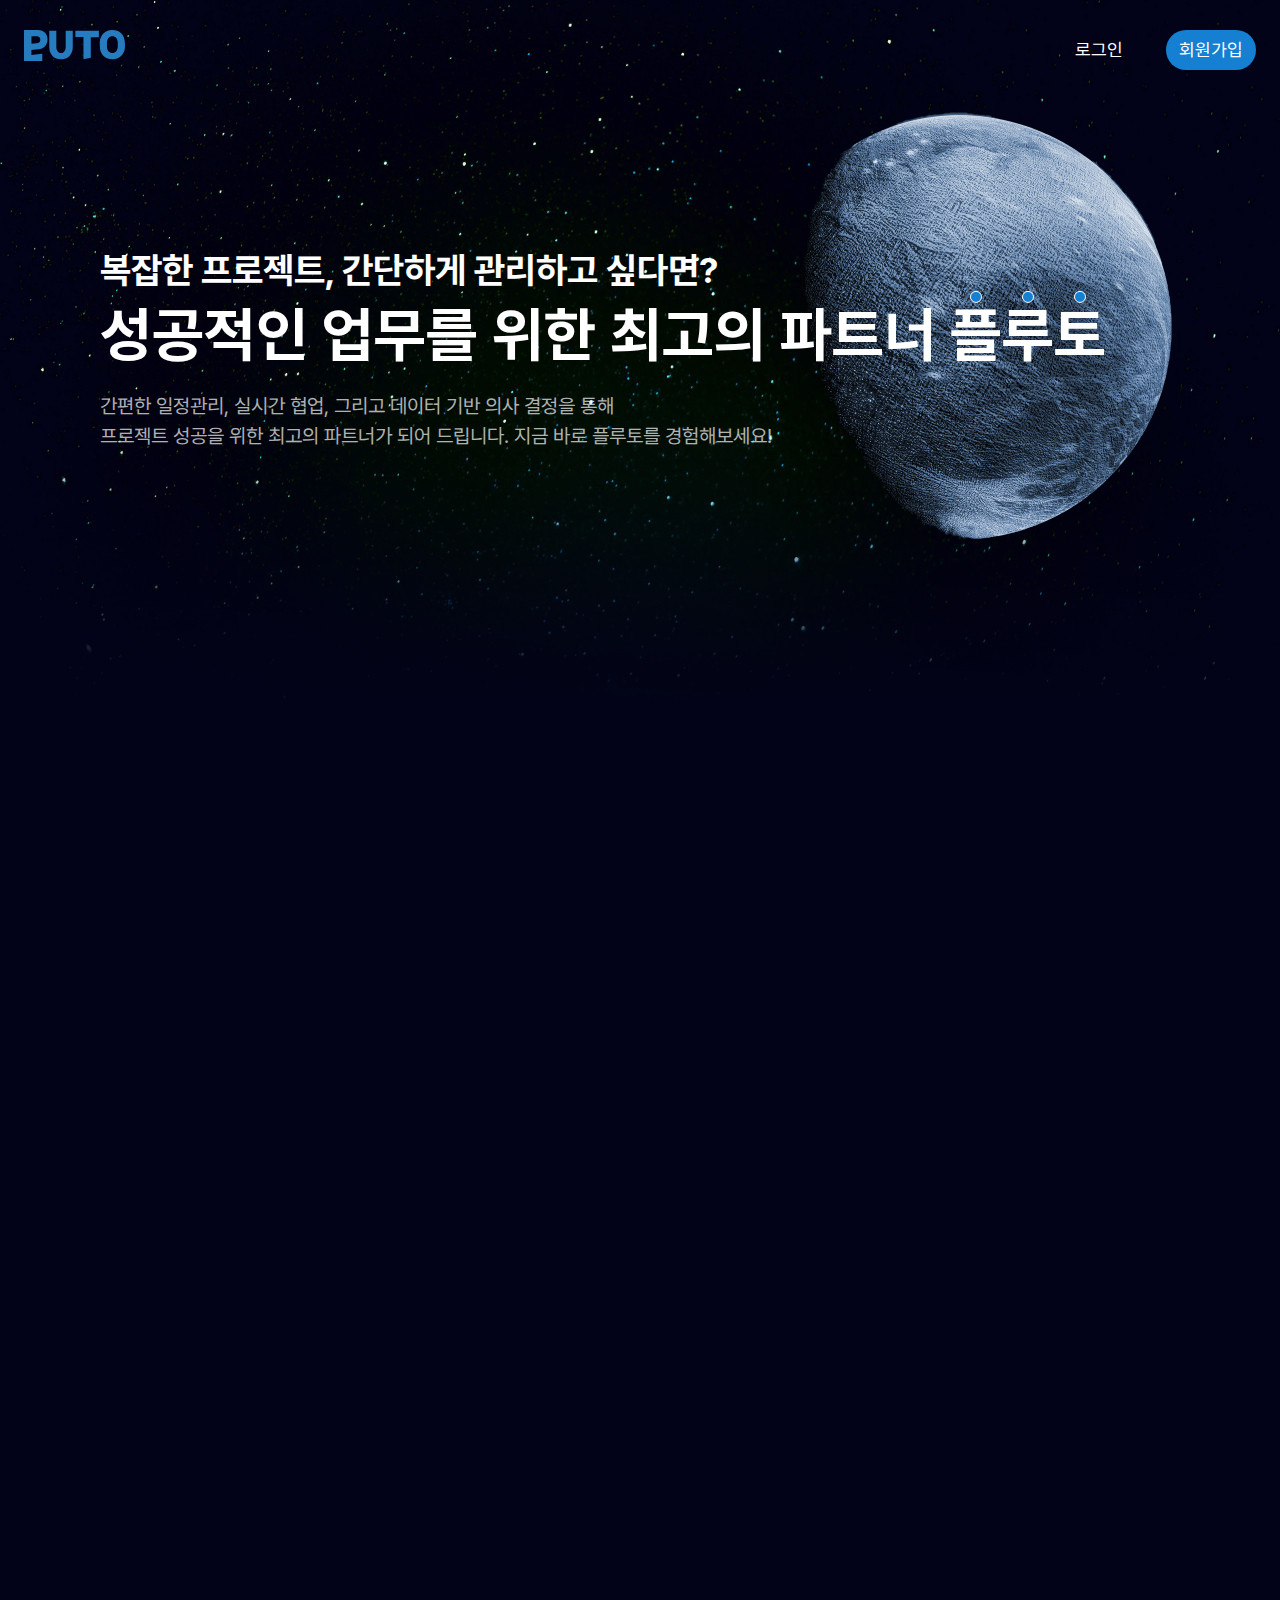
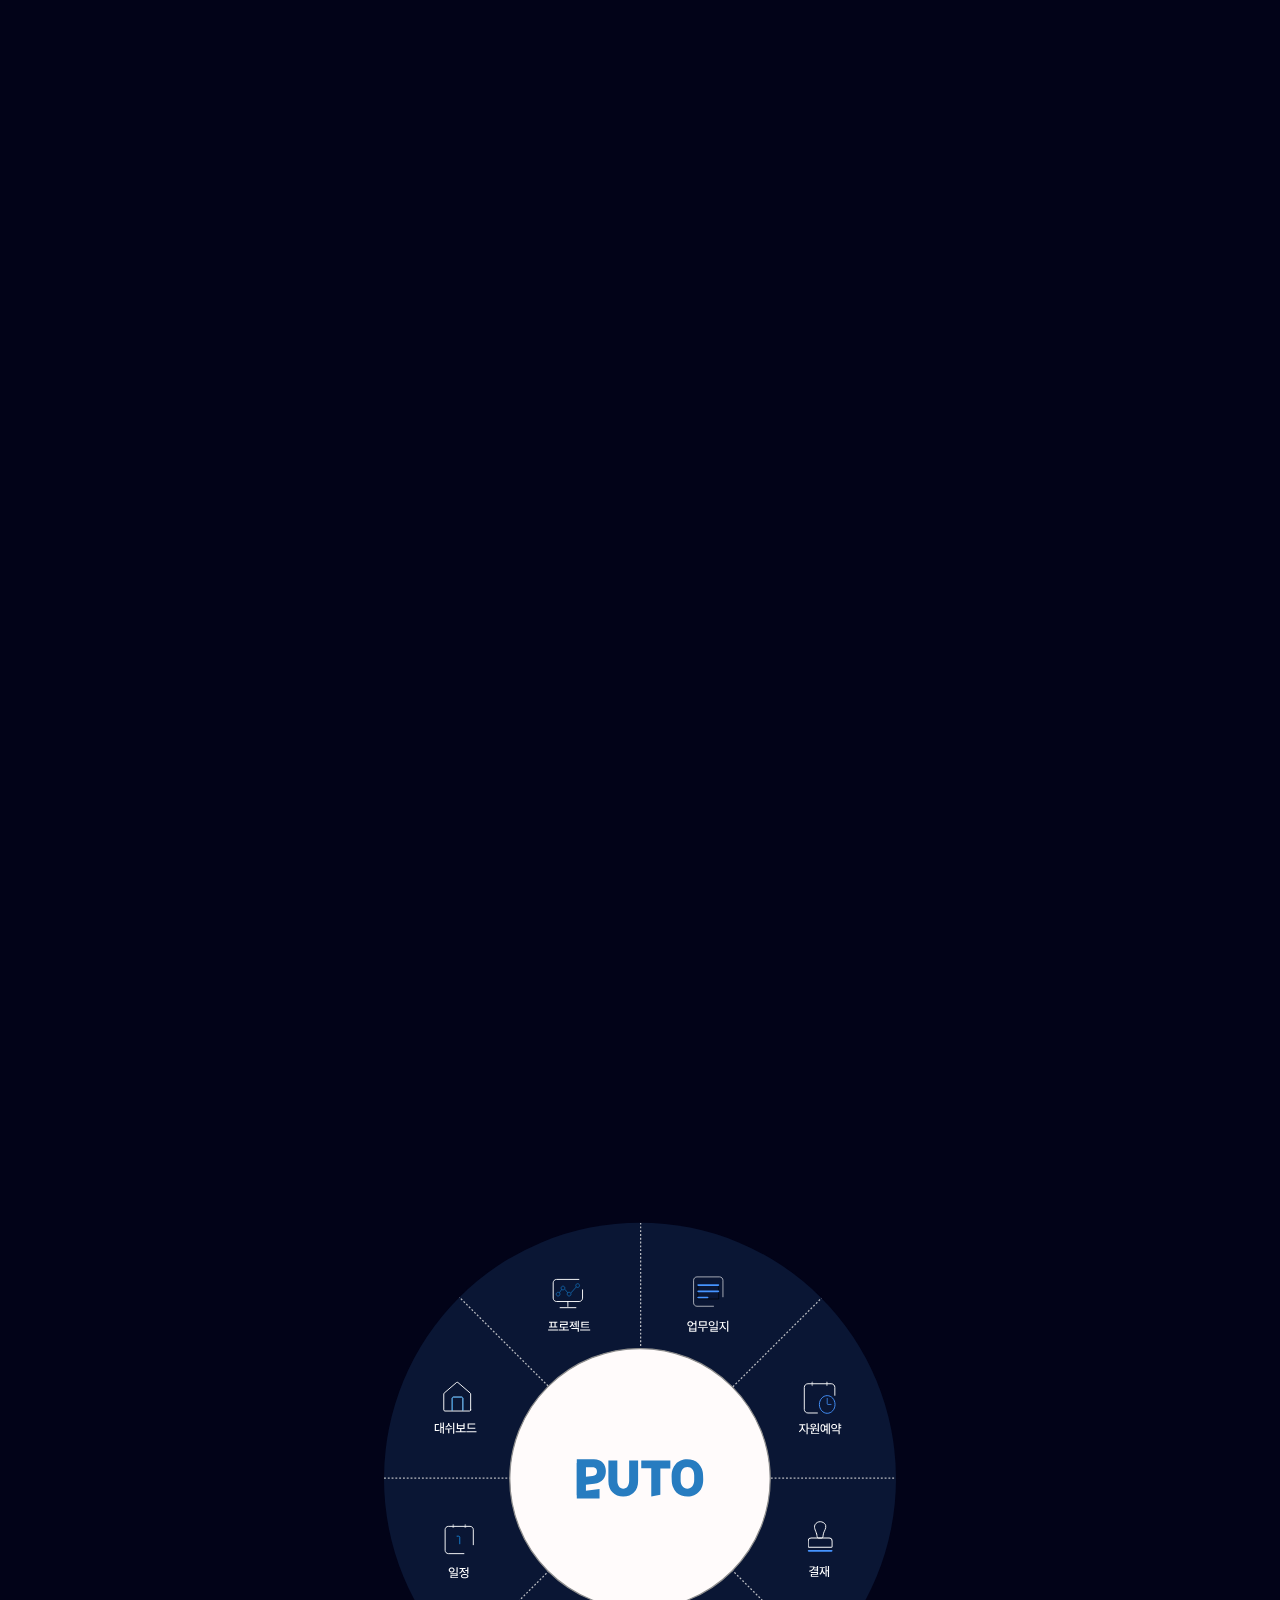
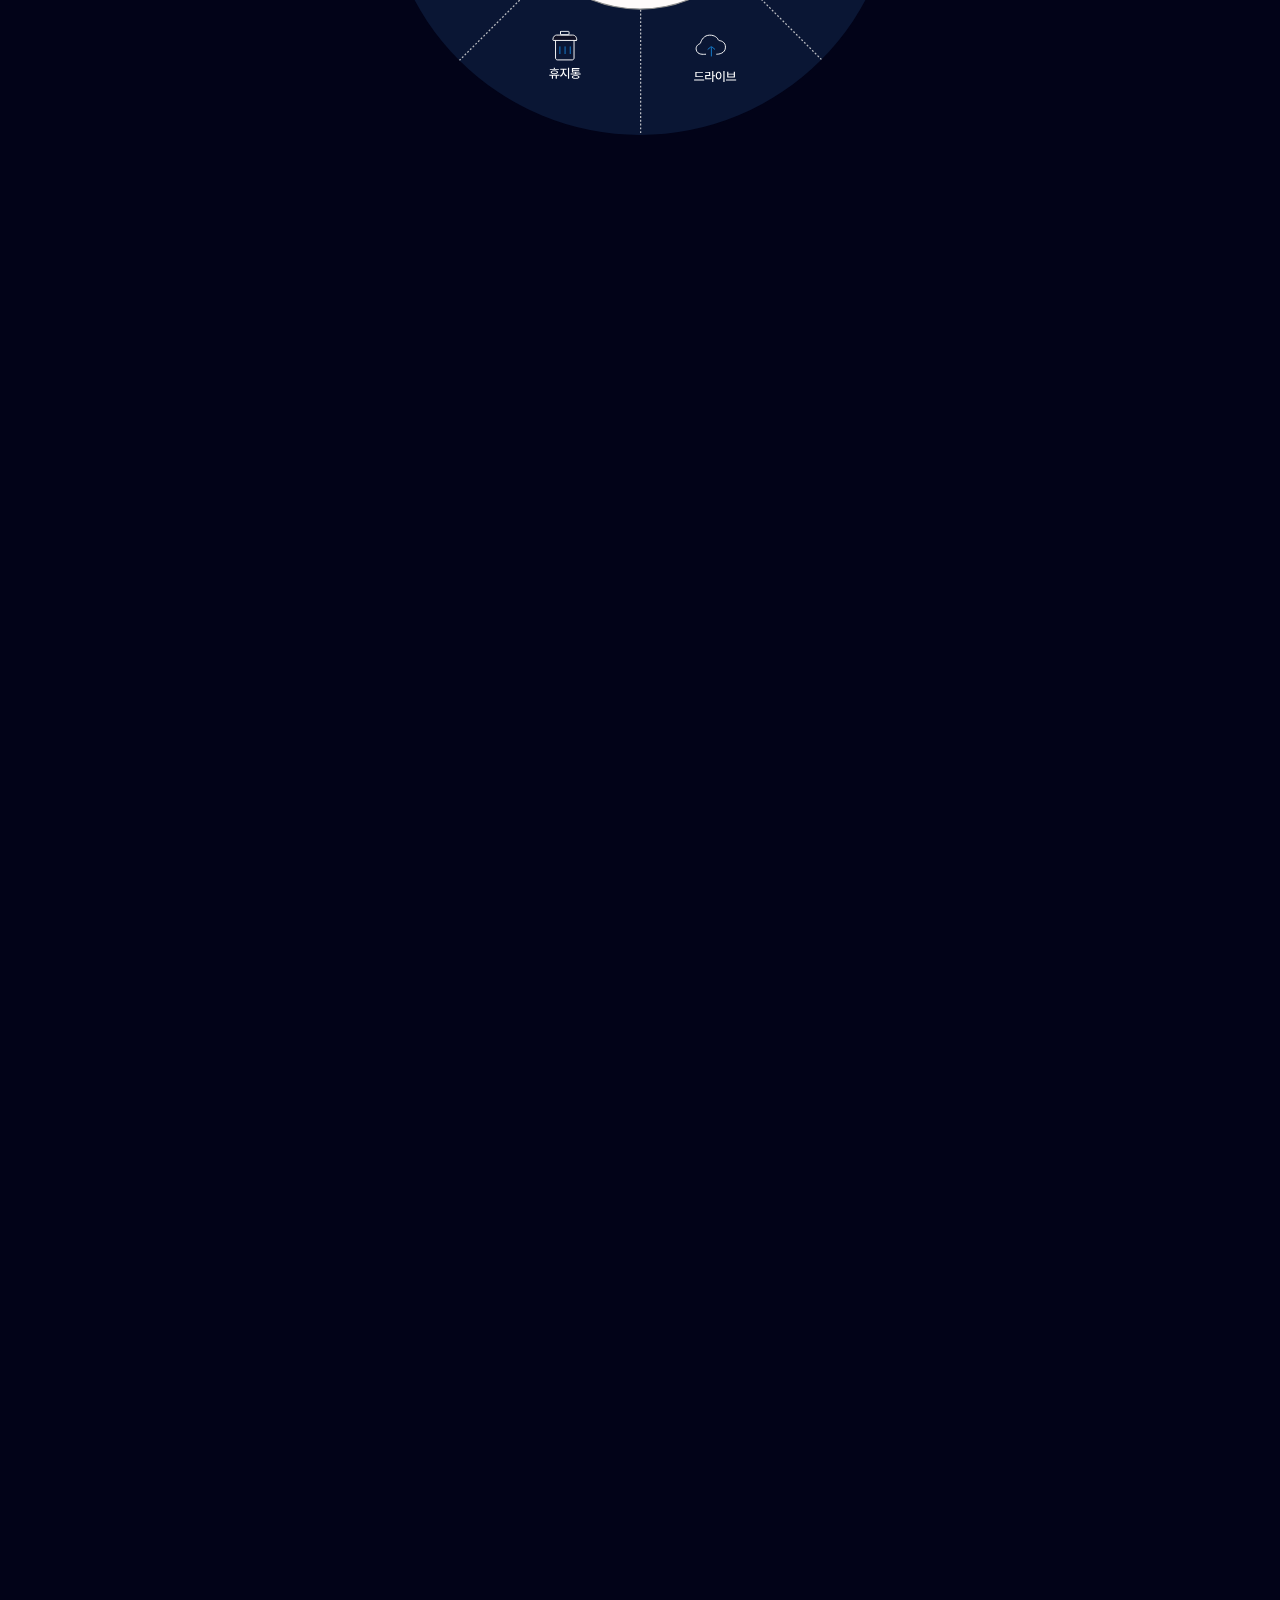
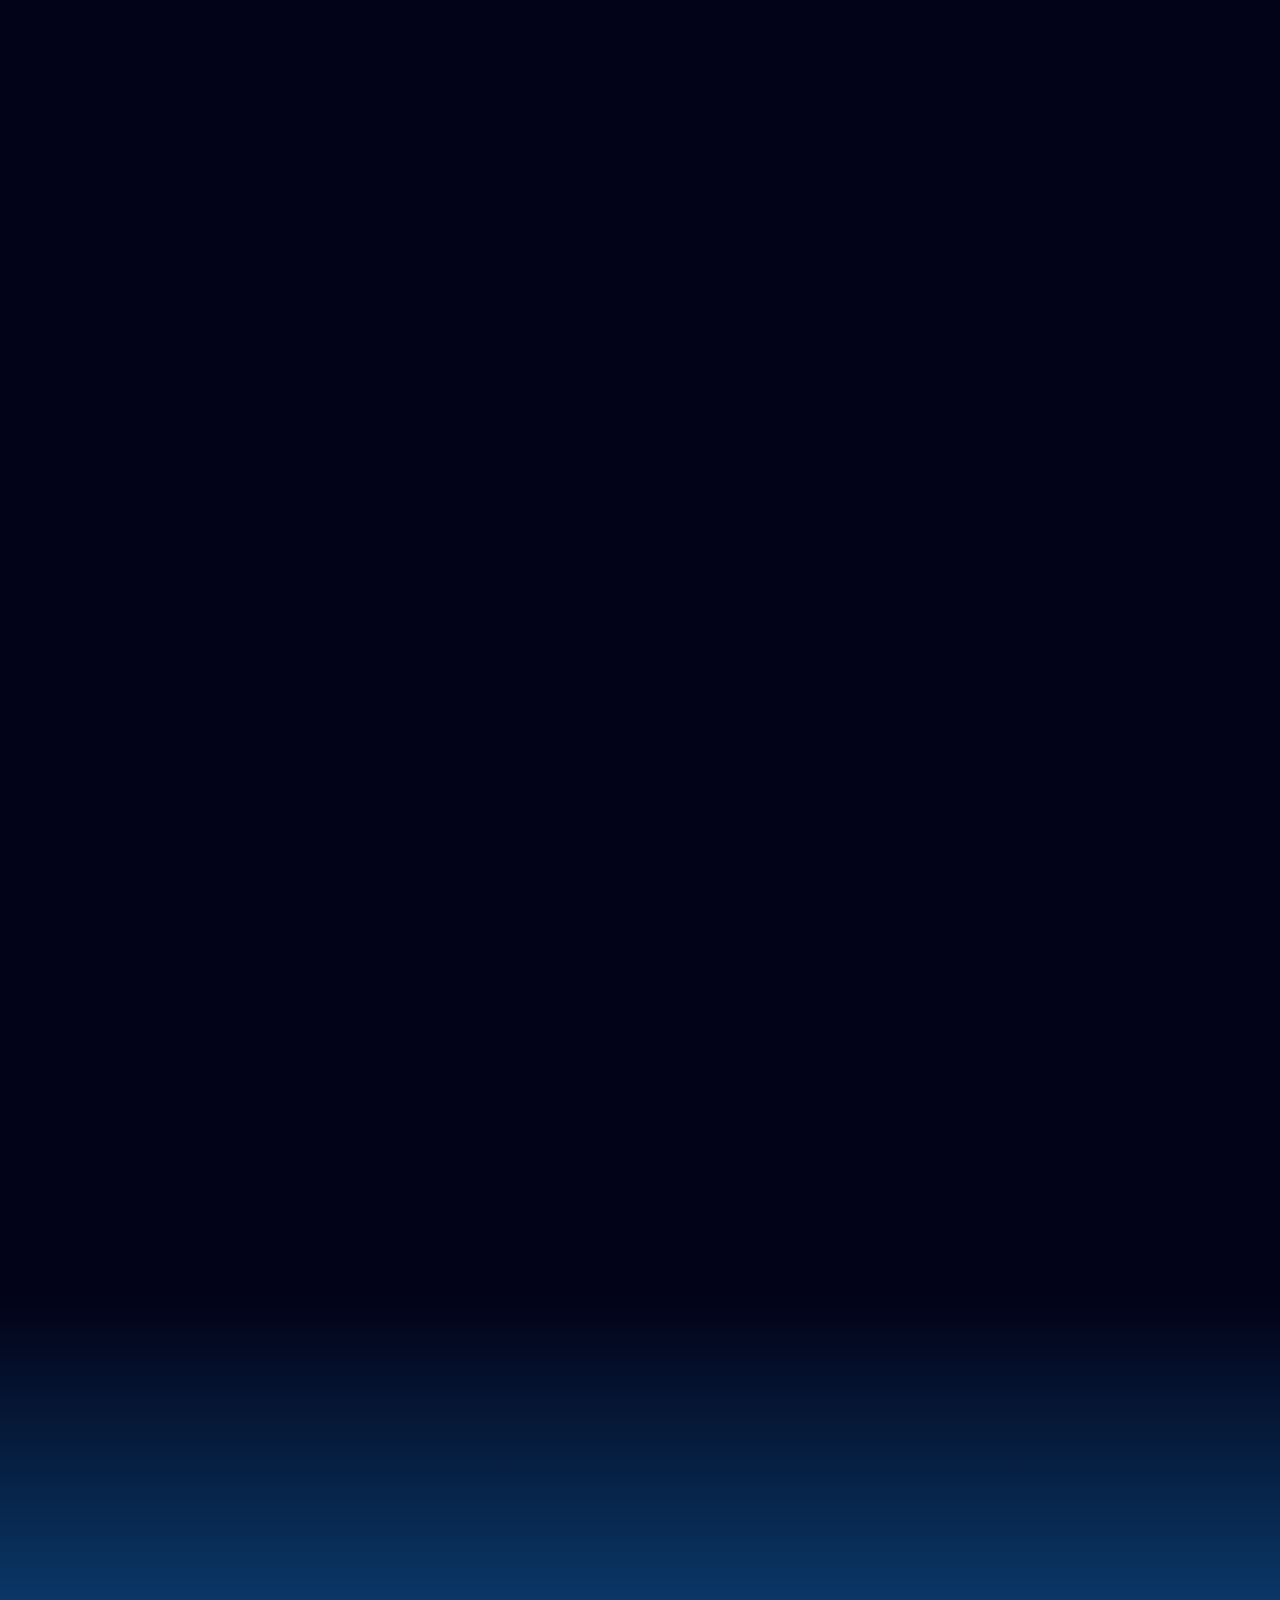
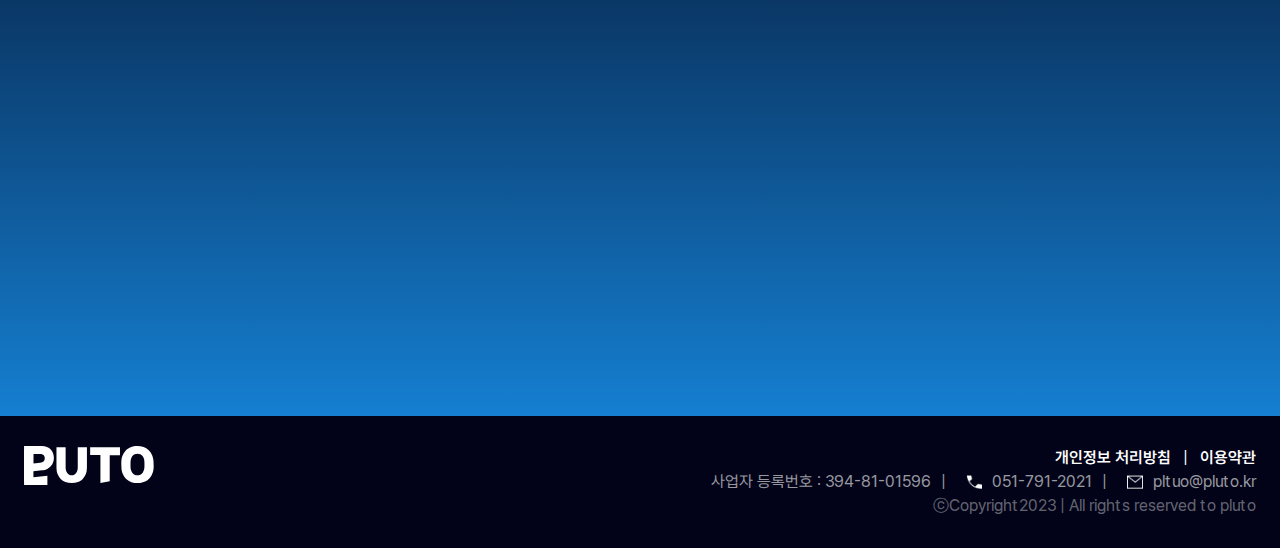
<file: index.html>
<!DOCTYPE html>
<html lang="ko">

<head>
  <meta charset="UTF-8">
  <meta name="viewport" content="width=device-width, initial-scale=1.0">
  <title>플루토</title>
  <!-- font -->
  <link rel="stylesheet" href="css/font.css">
  <!-- css -->
  <link rel="stylesheet" href="css/reset.css">
  <link rel="stylesheet" href="https://unpkg.com/aos@next/dist/aos.css" />
  <link rel="stylesheet" href="css/main.css">

</head>

<body>
  <div id="wrap">
    <header id="header">
      <h1><a href="index.html"><img src="img/logo.svg" alt="플루토"></a></h1>
      <ul class="util">
        <li><a href="sub/login.html">로그인</a></li>
        <li><a href="sub/terms_of_service.html">회원가입</a></li>
      </ul>
    </header>
    <main id="main">
      <div class="visual_banner">
        <div class="vb_img">
          <img src="img/pluto.png" alt="명왕성">
        </div>
        <div class="vb_txt">
          <p><span>복잡한 프로젝트, 간단하게 관리하고 싶다면?</span><br>
            성공적인 업무를 위한 최고의 파트너 <b>플</b><b>루</b><b>토</b></p>
          <p>간편한 일정관리, 실시간 협업, 그리고 데이터 기반 의사 결정을 통해<br>
            프로젝트 성공을 위한 최고의 파트너가 되어 드립니다. 지금 바로 플루토를 경험해보세요!</p>
        </div>
      </div>
      <div class="dashboard">
        <div class="inner">
          <h2 data-aos="fade-up" data-aos-duration="1000">대쉬보드에서 한눈에 보기 편하게</h2>
          <div class="center"><img src="img/dashboard.png" alt="메인 대쉬보드 화면" data-aos="fade-up" data-aos-duration="500">
            <ul class="widget">
              <li data-aos="fade-up" data-aos-duration="800"><img src="img/kanban_widget3.png" alt="시간" id="trigger-up">
                <p>시간을 바로 파악하고</p>
              </li>
              <li data-aos="fade-up" data-aos-duration="800"><img src="img/kanban_widget4.png" alt="시간">
                <p>최신 파일을 바로 보고</p>
              </li>
              <li data-aos="fade-up" data-aos-duration="800" data-aos-anchor="#trigger-up"><img src="img/kanban_widget.png"
                  alt="시간">
                <p>손쉽게 제거하고, 추가하고</p>
              </li>
              <li data-aos="fade-up" data-aos-duration="800" data-aos-anchor="#trigger-up"><img src="img/kanban_widget2.png"
                  alt="시간">
                <p>카테고리를 원하는대로</p>
              </li>
            </ul>
          </div>
        </div>
      </div>
      <div class="function_summary">
        <div class="inner">
          <h2 data-aos="fade-up" data-aos-duration="1000">플루토는 그룹웨어에 필수기능들을 담아<br>
            누구나 사용하기 쉬운기능을<br>
            제공하고 있습니다.</h2>
          <div class="cricle_tool">
            <img src="img/gradation.png" alt="그라데이션 배경">
            <img src="img/tool_circle.svg" alt="총 기능 아이콘으로 모아보기">
          </div>
          <div class="f_title">
            <ul>
              <li>
                <p data-aos="fade-right" data-aos-duration="800" data-aos-offset="-100">타사 프로젝트<br>
                  모아보기</p>
                <p data-aos="fade-left" data-aos-duration="800" data-aos-offset="-100">회의실 예약을<br>
                  쉽게</p>
              </li>
              <li>
                <p data-aos="fade-right" data-aos-duration="600" data-aos-offset="-100">비품 신청을<br>
                  간편하게</p>
                <p data-aos="fade-left" data-aos-duration="600" data-aos-offset="-100">휴가 신청을<br>
                  한눈에</p>
              </li>
              <li>
                <p data-aos="fade-right" data-aos-duration="600" data-aos-offset="-100">프로젝트<br>
                  생성</p>
                <p data-aos="fade-left" data-aos-duration="600" data-aos-offset="-100">업무 일지를<br>
                  편하게</p>
              </li>
              <li class="center">
                <p data-aos="fade-up" data-aos-offset="-100">업무 채팅으로<br>
                  사생활 분리</p>
              </li>
            </ul>
          </div>
        </div>
      </div>
      <div class="tool_detail">
        <div class="inner">
          <h2 data-aos="fade-up" data-aos-duration="1000">업무 방식을 바꿀 혁신적인 툴</h2>
          <ul class="tool">
            <li data-aos="fade-right" data-aos-duration="800">
              <div class="wrapper">
                <h3><span>①</span> 간편한 프로젝트 생성 및 맞춤 설정</h3>
                <div class="detail">
                  <div class="icon">
                    <img src="img/project.svg" alt="프로젝트">
                  </div>
                  <div class="txt">
                    <p>프로젝트 업무와 할일의 자동 연동<br>
                      팀원의 업무일지를 보며 서로의 업무 조율</p>
                  </div>
                  <img src="img/arrow.png" alt="arrow">
                </div>
                <img src="img/project-function.svg" alt="프로젝트 기능 화면">
              </div>
            </li>
            <li data-aos="fade-left" data-aos-duration="800">
              <div class="wrapper">
                <h3><span>②</span> 효율적인 의사소통으로 업무 효율 UP</h3>
                <div class="detail">
                  <div class="icon">
                    <img src="img/chat.svg" alt="채팅">
                  </div>
                  <div class="txt">
                    <p>언제 어디서나 편리하게 채팅 가능<br>
                      파일, 이미지, 동영상 공유 기능</p>
                  </div>
                  <img src="img/arrow.png" alt="arrow">
                </div>
                <img src="img/chat_function.svg" alt="채팅기능사진">
              </div>
            </li>
            <li data-aos="fade-right" data-aos-duration="800">
              <div class="wrapper">
                <h3><span>③</span> 목표 달성을 위한 첫걸음</h3>
                <div class="detail">
                  <div class="icon worksheet">
                    <img src="img/worksheet.svg" alt="업무일지">
                  </div>
                  <div class="txt">
                    <p>프로젝트 업무와 할일의 자동 연동 <br>
                      팀원의 업무일지를 보며 서로의 업무 조율</p>
                  </div>
                  <img src="img/arrow.png" alt="arrow">
                </div>
                <img src="img/jounal.svg" alt="업무일지">
              </div>
            </li>
            <li data-aos="fade-left" data-aos-duration="800">
              <div class="wrapper">
                <h3><span>④</span> 회의실 중복 예약, 이제 그만!</h3>
                <div class="detail">
                  <div class="icon">
                    <img src="img/product.svg" alt="회의실예약">
                  </div>
                  <div class="txt">
                    <p>캘린더 연동을 통한 간편한 날짜 및 시간 선택<br>
                      중복 예약 방지</p>
                  </div>
                  <img src="img/arrow.png" alt="arrow">
                </div>
                <img src="img/room_reservation.svg" alt="회의실 예약">
              </div>
            </li>
            <li data-aos="fade-right" data-aos-duration="800">
              <div class="wrapper">
                <h3><span>⑤</span> 사무실 비품 관리, 이제 한눈에</h3>
                <div class="detail">
                  <div class="icon">
                    <img src="img/stamp.svg" alt="비품신청">
                  </div>
                  <div class="txt">
                    <p>승인 이력 확인<br>
                      비품 신청시 중복 결재 방지</p>
                  </div>
                  <img src="img/arrow.png" alt="arrow">
                </div>
                <img src="img/product_list.svg" alt="비품신청">
              </div>
            </li>
            <li data-aos="fade-left" data-aos-duration="800">
              <div class="wrapper">
                <h3><span>⑥</span> 편리한 연차 관리, 이제 한 번에!</h3>
                <div class="detail">
                  <div class="icon">
                    <img src="img/stamp.svg" alt="연차신청">
                  </div>
                  <div class="txt">
                    <p>팀원들의 휴가 일정 한눈에 확인<br>
                      개인별 연차 잔여 일수 실시간 확인</p>
                  </div>
                  <img src="img/arrow.png" alt="arrow">
                </div>
                <img src="img/holiday.svg" alt="연차신청">
              </div>
            </li>
          </ul>
        </div>
      </div>
      <div class="partner">
        <div class="inner">
          <h2 data-aos="fade-up" data-aos-duration="1000">CUSTOMERS & PARTNERS</h2>
          <ul data-aos="fade-up" data-aos-duration="1000">
            <li><img src="img/cp1.png" alt="인제대학교해운대백병원"></li>
            <li><img src="img/cp2.png" alt="동아대학교병원"></li>
            <li><img src="img/cp3.png" alt="고신대학교복음병원"></li>
            <li><img src="img/cp4.png" alt="원주세브란스기독병원"></li>
            <li><img src="img/cp5.png" alt="동아대학교"></li>
            <li><img src="img/cp6.png" alt="한국해양대학교"></li>
            <li><img src="img/cp7.png" alt="인제대학교"></li>
            <li><img src="img/cp8.png" alt="부산광역시"></li>
            <li><img src="img/cp9.png" alt="KN"></li>
            <li><img src="img/cp10.png" alt="LG전자"></li>
            <li><img src="img/cp11.png" alt="kakaomobility"></li>
            <li><img src="img/cp12.png" alt="aws"></li>
            <li><img src="img/cp13.png" alt="envidia"></li>
            <li><img src="img/cp14.png" alt="microsoft"></li>
            <li><img src="img/cp15.png" alt="indian institue of technology roorkee"></li>
            <li><img src="img/cp16.png" alt="vmware"></li>
            <li><img src="img/cp17.png" alt="kalinga institute of industrial technology"></li>
            <li><img src="img/cp18.png" alt="국립 상트페테르부르크 대학교"></li>
            <li><img src="img/cp19.png" alt="intel"></li>
            <li><img src="img/cp20.png" alt="chai"></li>
          </ul>
          <button type="button" class="more_btn">More</button>
          <button type="button" class="close_btn">Close</button>
        </div>
    </main>
    <footer id="footer">
      <div class="logo"><img src="img/f_logo.svg" alt="플루토"></div>
      <div class="f-info">
        <div class="f-link">
          <p><a href="#">개인정보 처리방침</a></p>
          <p><a href="#">이용약관</a></p>
        </div>
        <div class="f-detail">
          <p>사업자 등록번호 : 394-81-01596 </p>
          <p> <img src="img/call.png" alt="전화">051-791-2021</p>
          <p><img src="img/mail.png" alt="이메일">pltuo@pluto.kr</p>
        </div>
        <div class="copy">ⓒCopyright2023 | All rights reserved to pluto</div>
      </div>
    </footer>
  </div>

  <script src="js/jquery-3.7.1.min.js"></script>
  <script src="https://unpkg.com/aos@next/dist/aos.js"></script>
  <script src="js/main.js"></script>
  <script>
    AOS.init();
    function AOS_MOBILE() {
      if (matchMedia("screen and (max-width: 1400px)").matches) {
        $('.widget li:nth-child(1)').attr('data-aos-delay', '300');
        $('.widget li:nth-child(2)').attr('data-aos-delay', '300');
        $('.widget li:nth-child(3)').attr('data-aos-delay', '300');
        $('.widget li:nth-child(4)').attr('data-aos-delay', '300');

        $('.widget li:nth-child(2)').attr('data-aos-duration', '300');
        $('.widget li:nth-child(1)').attr('data-aos-duration', '300');

        $('.widget li:nth-child(3)').attr('data-aos-offset', '0');
        $('.widget li:nth-child(4)').attr('data-aos-offset', '0');
      }
    }

    AOS_MOBILE();
  </script>
</body>

</html>
</file>
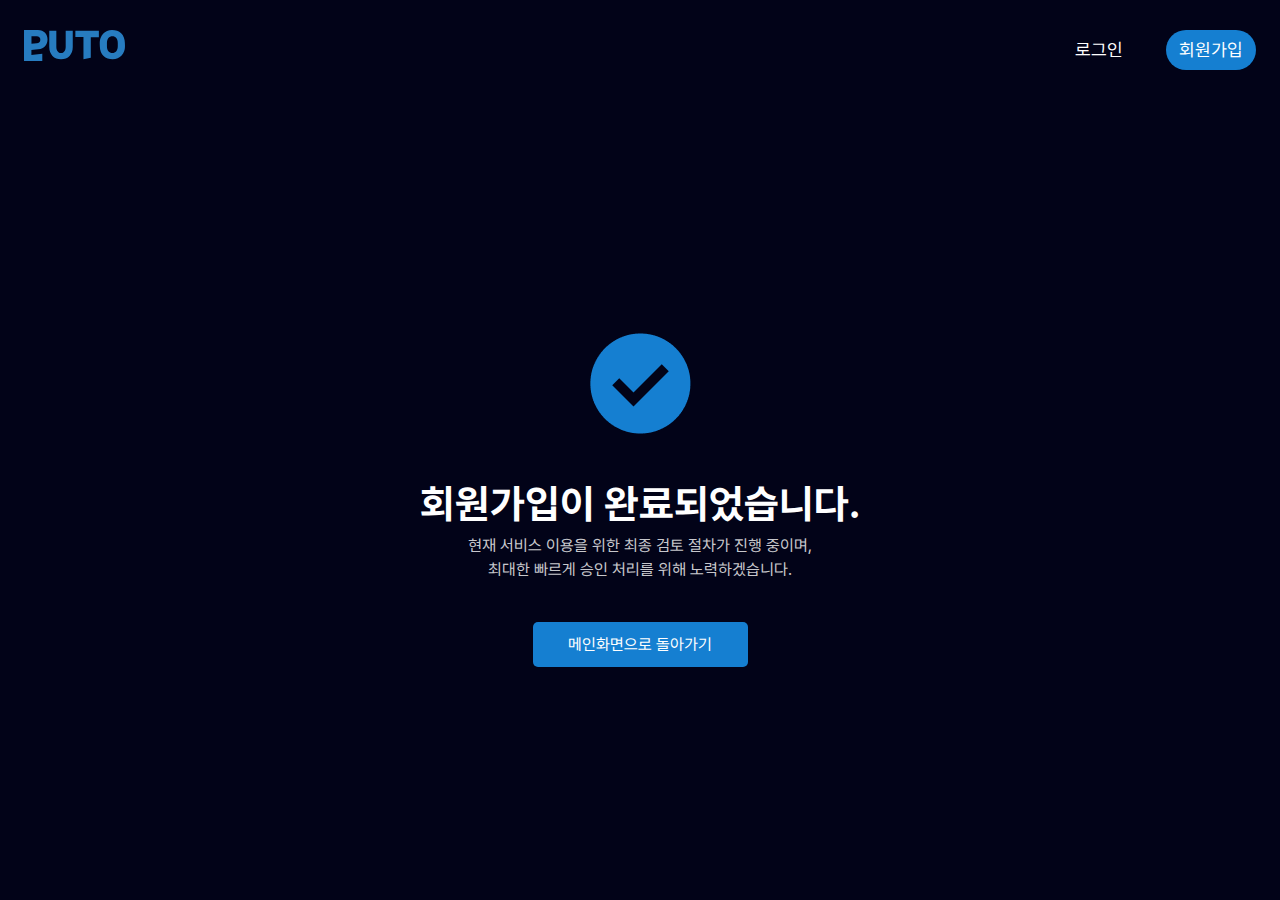
<file: sub/done.html>
<!DOCTYPE html>
<html lang="ko">

<head>
  <meta charset="UTF-8">
  <meta name="viewport" content="width=device-width, initial-scale=1.0">
  <title>플루토</title>
  <!-- font -->
  <link rel="stylesheet" href="../css/font.css">
  <!-- css -->
  <link rel="stylesheet" href="../css/reset.css">
  <link rel="stylesheet" href="https://unpkg.com/aos@next/dist/aos.css" />
  <link rel="stylesheet" href="../css/sub.css">

</head>

<body>
  <div id="wrap">
    <header id="header">
      <h1><a href="../index.html"><img src="../img/logo.svg" alt="플루토">
        </a></h1>
      <ul class="util">
        <li><a href="login.html">로그인</a></li>
        <li><a href="terms_of_service.html">회원가입</a></li>
      </ul>
    </header>
    <main id="main">
      <div class="done">
        <img src="../img/check_circle.png" alt="체크원">
        <h2>회원가입이 완료되었습니다.</h2>
        <p>현재 서비스 이용을 위한 최종 검토 절차가 진행 중이며,<br>
          최대한 빠르게 승인 처리를 위해 노력하겠습니다.</p>
        <a href="../index.html">메인화면으로 돌아가기</a>
      </div>
    </main>
    <script src="../js/jquery-3.7.1.min.js"></script>
    <script src="../js/sub.js"></script>

</body>

</html>
</file>
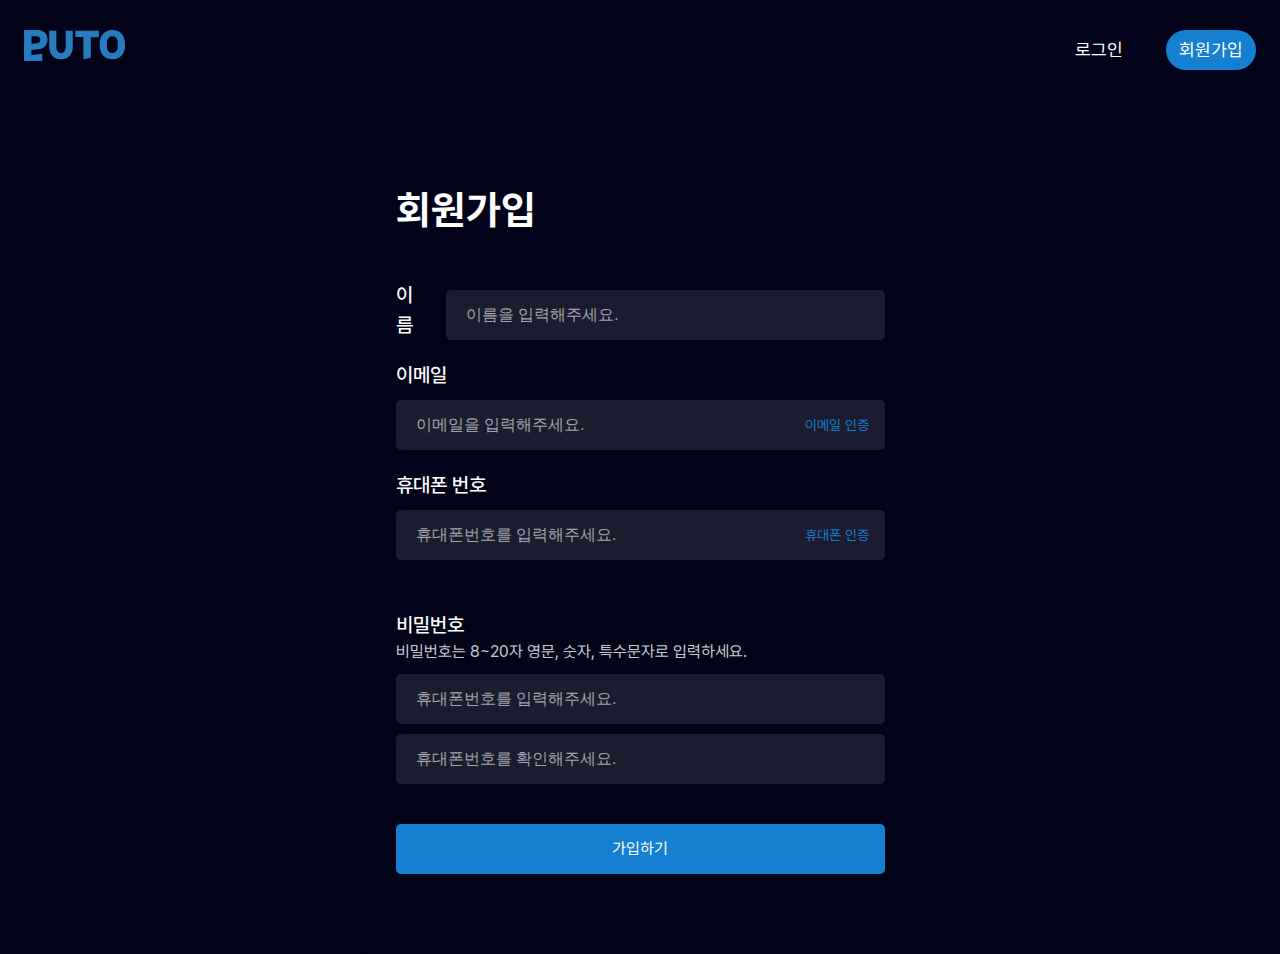
<file: sub/join.html>
<!DOCTYPE html>
<html lang="ko">

<head>
  <meta charset="UTF-8">
  <meta name="viewport" content="width=device-width, initial-scale=1.0">
  <title>플루토</title>
  <!-- font -->
  <link rel="stylesheet" href="../css/font.css">
  <!-- css -->
  <link rel="stylesheet" href="../css/reset.css">
  <link rel="stylesheet" href="https://unpkg.com/aos@next/dist/aos.css" />
  <link rel="stylesheet" href="../css/sub.css">

</head>

<body>
  <div id="wrap">
    <header id="header">
      <h1><a href="../index.html"><img src="../img/logo.svg" alt="플루토">
        </a></h1>
      <ul class="util">
        <li><a href="login.html">로그인</a></li>
        <li><a href="terms_of_service.html">회원가입</a></li>
      </ul>
    </header>
    <main id="main">
      <div class="join_detail">
        <form>
          <fieldset>
            <h2>회원가입</h2>
            <div class="name">
              <h3>이름</h3>
              <input type="text" placeholder="이름을 입력해주세요.">
            </div>
            <div class="e-mail">
              <h3>이메일</h3>
              <input type="email" placeholder="이메일을 입력해주세요.">
              <p class="check_email">이메일 인증</p>
            </div>
            <div class="phone">
              <h3>휴대폰 번호</h3>
              <input type="call" placeholder="휴대폰번호를 입력해주세요.">
              <p class="check_phone">휴대폰 인증</p>
            </div>
            <div class="password">
              <h3>비밀번호</h3>
              <span>비밀번호는 8~20자 영문, 숫자, 특수문자로 입력하세요.</span>
              <input type="text" placeholder="휴대폰번호를 입력해주세요." minlength="8" maxlength="20">
              <input type="text" placeholder="휴대폰번호를 확인해주세요.">
            </div>
            <a href="done.html" class="btn">가입하기</a>
          </fieldset>
        </form>
      </div>

    </main>
    <script src="../js/jquery-3.7.1.min.js"></script>
    <script src="../js/sub.js"></script>

</body>

</html>
</file>
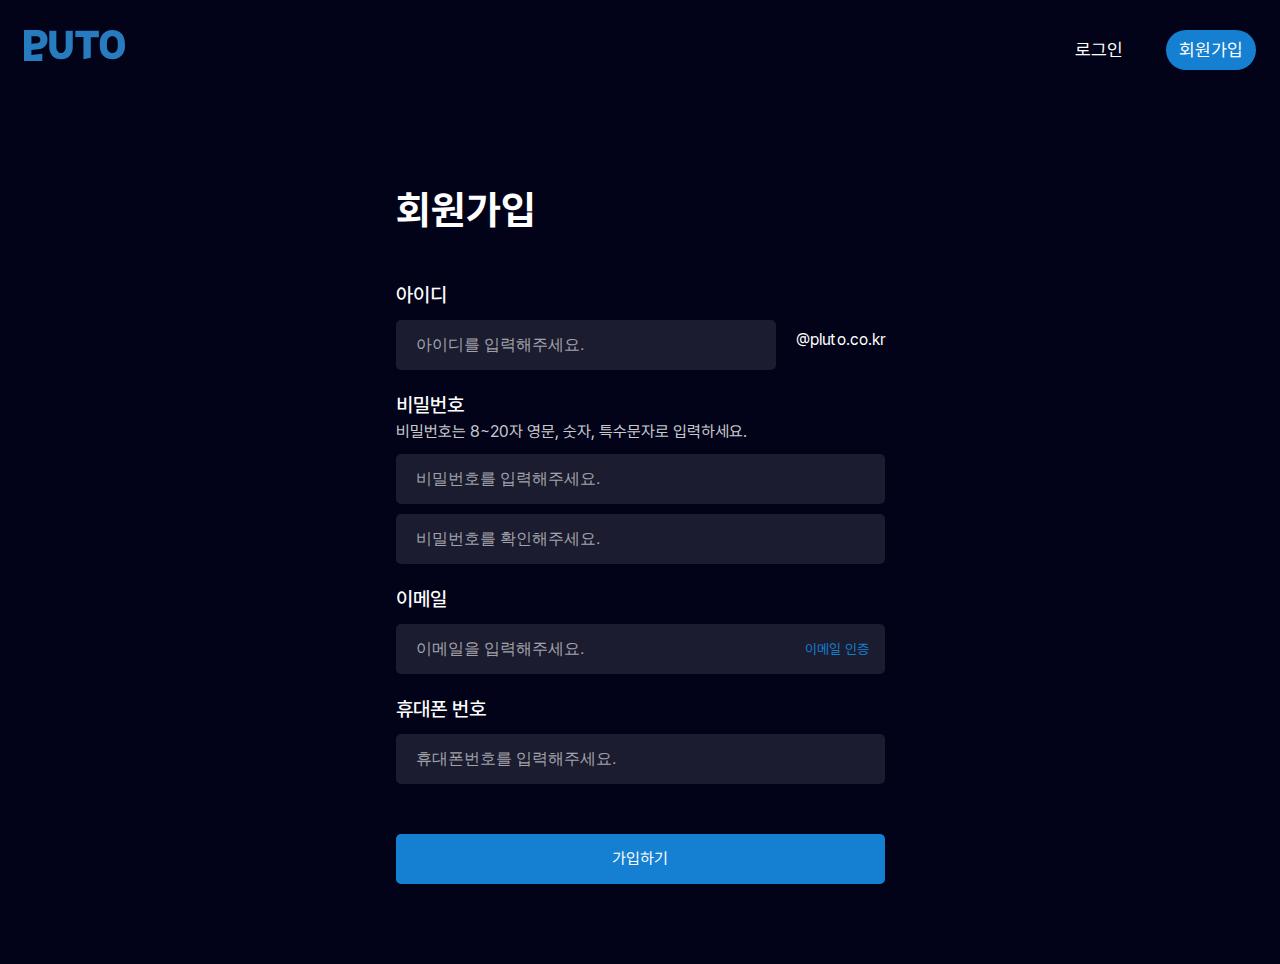
<file: sub/join2.html>
<!DOCTYPE html>
<html lang="ko">

<head>
  <meta charset="UTF-8">
  <meta name="viewport" content="width=device-width, initial-scale=1.0">
  <title>플루토</title>
  <!-- font -->
  <link rel="stylesheet" href="../css/font.css">
  <!-- css -->
  <link rel="stylesheet" href="../css/reset.css">
  <link rel="stylesheet" href="https://unpkg.com/aos@next/dist/aos.css" />
  <link rel="stylesheet" href="../css/sub.css">

</head>

<body>
  <div id="wrap">
    <header id="header">
      <h1><a href="../index.html"><img src="../img/logo.svg" alt="플루토">
        </a></h1>
      <ul class="util">
        <li><a href="login.html">로그인</a></li>
        <li><a href="terms_of_service.html">회원가입</a></li>
      </ul>
    </header>
    <main id="main">
      <div class="join_detail">
        <form>
          <fieldset>
            <h2>회원가입</h2>
            <h3>아이디</h3>
            <div class="name">
              <input type="text" placeholder="아이디를 입력해주세요." id="id"><label for="id">@pluto.co.kr
            </div>
            <div class="password">
              <h3>비밀번호</h3>
              <span>비밀번호는 8~20자 영문, 숫자, 특수문자로 입력하세요.</span>
              <input type="text" placeholder="비밀번호를 입력해주세요." minlength="8" maxlength="20">
              <input type="text" placeholder="비밀번호를 확인해주세요." minlength="8" maxlength="20">
            </div>
            <div class="e-mail">
              <h3>이메일</h3>
              <input type="email" placeholder="이메일을 입력해주세요.">
              <p class="check_email">이메일 인증</p>
            </div>
            <div class="phone">
              <h3>휴대폰 번호</h3>
              <input type="call" placeholder="휴대폰번호를 입력해주세요.">
            </div>

            <a href="done.html" class="btn">가입하기</a>
          </fieldset>
        </form>
      </div>

    </main>
    <script src="../js/jquery-3.7.1.min.js"></script>
    <script src="../js/sub.js"></script>

</body>

</html>
</file>
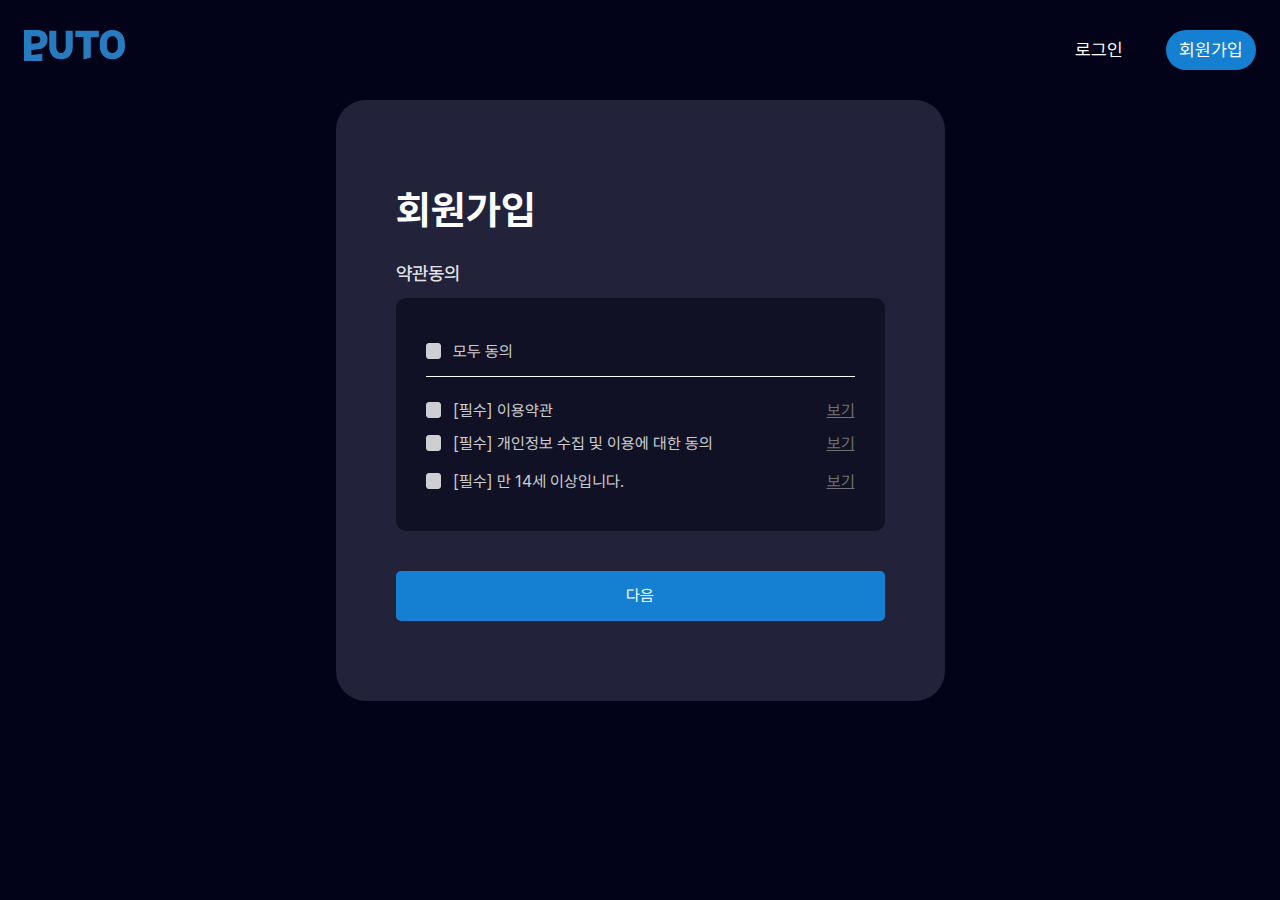
<file: sub/terms_of_service.html>
<!DOCTYPE html>
<html lang="ko">

<head>
  <meta charset="UTF-8">
  <meta name="viewport" content="width=device-width, initial-scale=1.0">
  <title>플루토</title>
  <!-- font -->
  <link rel="stylesheet" href="../css/font.css">
  <!-- css -->
  <link rel="stylesheet" href="../css/reset.css">
  <link rel="stylesheet" href="https://unpkg.com/aos@next/dist/aos.css" />
  <link rel="stylesheet" href="../css/sub.css">

</head>

<body>
  <div id="wrap">
    <header id="header">
      <h1><a href="../index.html"><img src="../img/logo.svg" alt="플루토">
        </a></h1>
      <ul class="util">
        <li><a href="login.html">로그인</a></li>
        <li><a href="terms_of_service.html">회원가입</a></li>
      </ul>
    </header>
    <main id="main">
      <div class="join">
        <form>
          <fieldset>
            <h2>회원가입</h2>
            <h3>약관동의</h3>
            <div class="check">
              <table>
                <thead>
                  <tr>
                    <td><input type="checkbox" id="cbx_chkAll" /></td>
                    <td colspan="2">모두 동의</td>
                  </tr>
                </thead>
                <tbody>
                  <tr>
                    <td><input type="checkbox" name="chk" required></td>
                    <td>[필수] 이용약관 </td>
                    <td><a href="#">보기</a></td>
                  </tr>
                  <tr>
                    <td><input type="checkbox" name="chk" required></td>
                    <td>[필수] 개인정보 수집 및 이용에 대한 동의 </td>
                    <td><a href="#">보기</a></td>
                  </tr>
                  <tr>
                    <td><input type="checkbox" name="chk" required></td>
                    <td>[필수] 만 14세 이상입니다. </td>
                    <td><a href="#">보기</a></td>
                  </tr>
                </tbody>
              </table>
            </div>
            <a href="join.html" class="btn">다음</a>
          </fieldset>
        </form>
      </div>

    </main>
    <script src="../js/jquery-3.7.1.min.js"></script>
    <script src="../js/sub.js"></script>

</body>

</html>
</file>
<file: css/font.css>
@font-face {
    font-family: 'Pretendard';
    src: url('./fonts/Pretendard-Light.woff2') format('woff2'),
        url('./fonts/Pretendard-Light.woff') format('woff');
    font-weight: 300;
    font-style: normal;
    font-display: swap;
}

@font-face {
    font-family: 'Pretendard';
    src: url('./fonts/Pretendard-Medium.woff2') format('woff2'),
        url('./fonts/Pretendard-Medium.woff') format('woff');
    font-weight: 500;
    font-style: normal;
    font-display: swap;
}

@font-face {
    font-family: 'Pretendard';
    src: url('./fonts/Pretendard-Bold.woff2') format('woff2'),
        url('./fonts/Pretendard-Bold.woff') format('woff');
    font-weight: 700;
    font-style: normal;
    font-display: swap;
}

@font-face {
    font-family: 'Pretendard';
    src: url('./fonts/Pretendard-SemiBold.woff2') format('woff2'),
        url('./fonts/Pretendard-SemiBold.woff') format('woff');
    font-weight: 600;
    font-style: normal;
    font-display: swap;
}

@font-face {
    font-family: 'Pretendard';
    src: url('./fonts/Pretendard-Regular.woff2') format('woff2'),
        url('./fonts/Pretendard-Regular.woff') format('woff');
    font-weight: 400;
    font-style: normal;
    font-display: swap;
}
</file>
<file: css/main.css>
@charset "utf-8";

#wrap{
  position:relative;
  overflow:hidden;
}
.inner{
  max-width:1920px;
  margin:0 auto;
  position:relative;
}

/* HEADER */
#header {
  display:flex;
  justify-content: space-between;
  position:absolute;
  top:0;
  left:0;
  z-index:2;
  width:100%;
  height: 100px;
  padding:30px 24px;
}
#header h1 img{
  width:100.65px;
}
#header .util{
  display:flex;
  gap:30px;
  font-size:18px;
}
#header .util li:nth-child(1){
  padding:6px 13px;
}
#header .util li:nth-child(2){
  padding:6px 13px;
  background: #157FD1;
  border-radius:25px;
}
 .m_nav{
  position:fixed;
  z-index:5;
  width:100%;
  height:100vh;
  padding:30px 24px;
  background: #020318;
}
@media(max-width:1090px){
#header .util{
  display:none;
}
#header .ham{
  display:block;
}
}
/* main_global */
h2{
  font-size:5rem;
  text-align:center;
}
@media (max-width:1024px){
  h2{
    font-size:3.2rem;
  }
}
@media (max-width:600px){
  h2{
    font-size:2rem;
  }
}

/* main */

.visual_banner{
  position:relative;
  height:700px;
  background: url(../img/vb_bg.png) no-repeat center/cover;
}
.visual_banner .vb_img img{
  position:absolute;
  top:1%;
  right:0;
  width:50%;
  animation:ani 2s infinite alternate;  
}

@keyframes ani{
  0%{transform:translate(0,0);}
  100%{transform:translate(0,20px);}
  }  
  
.visual_banner .vb_txt{
  position:absolute;
  top:50%;
  left:100px;
  transform:translateY(-50%);
}
.visual_banner .vb_txt p:first-child{
  font-size:6rem;
  line-height:1.2;
  font-weight:700;
  word-break:keep-all;
}
.visual_banner .vb_txt p:first-child span{
  display:block;
  font-size:3.6rem;
  margin-bottom:-65px;
}
.visual_banner .vb_txt p b{
  position:relative;
}
.visual_banner .vb_txt p b::before{
  content:"";
  display:block;
  position:absolute;
  top:-8px;
  left:50%;
  transform:translate(-50%);
  width:10px;
  height:10px;
  background: #157FD1;
  border:1px solid #fff;
  border-radius:50%;
}
.visual_banner .vb_txt p:nth-child(2){
  margin-top:20px;
  font-size:2rem;
  color:rgba(255,255,255,0.7);
}
.visual_banner .m-br{
  display:none;
}
@media(max-width:1090px){
  
  .visual_banner .vb_img img{
    top:0;
    left:0;
    width:90%;
  }
  .visual_banner .vb_txt{
    margin-top:320px;
    left:0px;
    padding:0 24px;
  }
  .visual_banner .vb_txt p:first-child{
    font-size:3.2rem;
  }
  .visual_banner .vb_txt p:first-child span{
    font-size:2rem;
    margin-bottom:-35px;
  }
  .visual_banner .vb_txt p b::before{
    width:7px;
    height:7px;
  }
  .visual_banner .vb_txt p:nth-child(2){
    font-size:1.4rem;
    margin-top:5px;
  }
}
@media(max-width:600px){
  .visual_banner{
    height:568px;
  }
  .visual_banner .vb_img img{
    top:50px;
  }
  .visual_banner .vb_txt{
    margin-top:200px;
  }

  .visual_banner .vb_txt p:first-child{
    font-size:1.8rem;
  }
  .visual_banner .vb_txt p:first-child span{
    font-size:1.2rem;
    margin-bottom:-18px;
  }
  
  .visual_banner .vb_txt p b::before{
    width:5px;
    height:5px;
  }
  .visual_banner .vb_txt p:nth-child(2){
    font-size:1.2rem;
  }
  
}
@media(max-width:349px){
  .visual_banner .vb_txt p b::before{
    display:none;
  }
}

/* dashboard */
.dashboard {
  width:100%;
  padding:200px 0;
  text-align:center;
}
.dashboard h2{
  margin-bottom:50px;
}
.dashboard .inner .center{
  position:relative;
}
.dashboard .inner .center > img{
  width:70%;
}
.dashboard .widget li:nth-child(1){
  position:absolute;
  top:120px;
  left:150px;
}

.dashboard .widget li:nth-child(1) img{
 width:65%;
}
.dashboard .widget li:nth-child(2){
  position:absolute;
  top:160px;
  right:180px;
}
.dashboard .widget li:nth-child(2) img{
  width:50%;
}

.dashboard .widget li:nth-child(3){
  position:absolute;
  bottom:100px;
  left:150px;
}
.dashboard .widget li:nth-child(3) img{
  width:45%;
}
.dashboard .widget li:nth-child(4){
  position:absolute;
  height:300px;
  bottom:0px;
  right:160px;
}
.dashboard .widget li:nth-child(4) img{
  width:80%;
}
.dashboard .widget li p{
  font-size:2.5rem;
  text-align:center;
  margin-top:10px;
  text-shadow:1px 1px 5px rgba(0,0,0,1);
}
@media(max-width:1400px){
  .dashboard {
    padding:150px 0;
  }
  .dashboard .inner .center > img{
    width:100%;
  }
  .dashboard .center .widget{
    display:flex;
    justify-content: center;
    flex-wrap:wrap;
    gap:30px;
    margin-top:50px;
  }
  .dashboard .center .widget li{
    position:static;
  }
  .dashboard .center  .widget li img{
    width:160px;
    object-fit: cover;
  }
  .dashboard .widget li p{
    font-size:1.6rem;
  }
  
  .dashboard .widget li:nth-child(3){
    height:auto;
  }
  .dashboard .widget li:nth-child(4){
    height:auto;
  }

}
@media(max-width:760px){
  .dashboard {
    padding:100px 0 50px;
}
.dashboard .center .widget{
  gap:30px 0;
}
.dashboard .center .widget li{
  width:calc((100% - 30px) /2 );
}
.dashboard .center .widget li img{
  width:50%;
}
.dashboard .widget li p{
  font-size:1.2rem;
}
}
/* function_summary */
.function_summary{
  position:relative;
  padding: 200px 0 100px;
}
.function_summary h2{
  text-align:center;
  margin-bottom:200px;
}
.cricle_tool{
  position:relative;
  text-align: center;
}
.cricle_tool img:nth-child(1){
  width:40%;
  margin:0 auto;
  animation:aurora 2s infinite alternate;
}
@keyframes aurora {
  0%{
   opacity:1;
   transform:scale(1.5);
  }
  100%{
    transform:scale(1.2);
  }
}

.cricle_tool img:nth-child(2){
  position:absolute;
  left:50%;
  transform:translateX(-50%);
  top:0;
  object-fit: cover;
  width:40%;
}
.function_summary .f_title{
  position:relative;
  font-size:3.6rem;
  text-align:center;
  top:-400px;
}
.f_title ul li{
  display:flex;
  justify-content: space-between;
  position:absolute;
  top:0;
  width:100%;
  white-space:nowrap;
  font-weight:600;
}

.f_title ul li:nth-child(1){
  padding:0 10%;
}
.f_title ul li:nth-child(2){
  top:200px;
  padding:0 15%;
}

.f_title ul li:nth-child(3){
  top:400px;
  padding:0 25%;
}
.f_title ul p{
  font-size:2.8rem;
}
.f_title ul .center{
  top:500px;
}
.f_title ul .center p{
  width:100%;
}
@media (max-width:1024px){
  .function_summary{
    padding:50px 0;
  }
  
  .function_summary h2{
    margin-bottom:100px;
  }
  .f_title ul li:nth-child(1){
    top: 200px;
    padding: 0 10%;
  }
  
  .f_title ul li:nth-child(2){
    top: 300px;
    padding: 0 15%;
  }
  
  .f_title ul li:nth-child(3){
    top: 400px;
    padding: 0 25%;
  }
  
  .f_title ul li:nth-child(4){
    top: 450px;
  }
  
.f_title ul p{
  font-size:2rem;
}
}
@media (max-width:660px){
  .function_summary{
    margin:50px 0 80%;
  }
  .function_summary .inner{
    height: 600px;
  }
  .function_summary h2{
      margin-bottom:100px;
  }
  .cricle_tool img:nth-child(1){
    width:80%;
  }
  .cricle_tool img:nth-child(2){
    width:80%;
  }
  .function_summary .inner .f_title ul{
    width:239px;
    margin:450px auto 0;
  }
  .function_summary .inner .f_title ul li{
    position:static;
    justify-content: center;
    gap:65px;
    margin-top:20px;
    padding:0;
  }
  
.f_title ul p{
  font-size:1.8rem;
}
}

/* tool_detail */

.tool_detail{
  margin:300px 0 50px;
}
.tool_detail .inner{
  padding:0 24px;
}
.tool_detail h2{
  margin-bottom:200px;
}
.tool{
  display:flex;
  justify-content: center;
  gap:100px 150px;
  flex-wrap:wrap;
  max-width:1580px;
  margin:0 auto;
}
.tool li .wrapper{
  transition:all 0.5s;
  max-height:auto;
  overflow:hidden;
}
.tool li:hover .wrapper{
  transform:translateY(-30px);
}
.tool li{
  position:relative;
  width:calc((100% - 150px) / 2);
}
.tool li:nth-child(even){
  margin-top:50px;
}
.tool li .detail{
  display:flex;
  justify-content: space-between;
}
.tool li .detail .txt{
  margin:0 auto 0 12px;
}
.tool li:hover{
  transform:translateY(-30px);
}
.tool li h3{
  font-weight:500;
  font-size:3rem;
  text-align:left;
}
.tool li h3 span{
  font-weight:300;
}
.tool li .wrapper > img{
  width:80%;
}
.tool li:first-child .wrapper{
  text-align:right;
}

.tool li:not(:first-child), .tool li:not(:nth-child(6)){
  text-align:center;
}
.tool li:first-child > img{
  width:100%;
  margin-top:-30px;
  
}
.tool li:nth-child(3){
  text-align:center;
}
.tool li:nth-child(3) .wrapper > img{
  text-align:right;
  width:60%;
  margin-top:30px;  
}

.tool li:nth-child(4) .wrapper > img{
  margin-top:30px;
}

.tool li:nth-child(5) .wrapper > img{
  margin-top:50px;
}
.tool li:nth-child(6){
  text-align:right;
}
.tool .icon{
  width:60px;
  height:60px;
  padding-top:15px;
  border:1px solid rgba(255,255,255,0.8);
  border-radius:50%;
  text-align:center;
  flex-shrink:0;
}
.tool .worksheet {
  padding: 15px 15px;
}
.tool .worksheet img{
  width:28px;
  object-fit: cover;
}
.tool .detail{
  display:flex;
  align-items:center;
  margin-top:20px;
}
.tool .detail .txt p{
  font-weight:400;
  font-size:2rem;
  color:rgba(255,255,255,0.7);
  text-align:left;
  word-break:keep-all; 
  line-height:160%;
}

@media (max-width:1240px){

  .tool_detail{
    margin:200px 0 100px;
  }
  .tool_detail h2{
    font-size:3.2rem;
    margin-bottom:100px;
  }
  .tool_detail{
    padding: 0;
  }
  .tool{
    gap:50px;
  }

  .tool li:nth-child(even){
    margin:0;
  }
  .tool li h3{
    font-size:2.4rem;
  }
  .tool li {
    width:100%;
    text-align:center;
  }
  
  .tool li .wrapper> img{
    width:60%;
    text-align:Center;
  }
  
.tool li:nth-child(3) .wrapper > img{
  text-align:right;
  width:30%;
  margin-top:30px;  
}

.tool li:nth-child(1) .wrapper> img{
  width:100%;
}

.tool li:nth-child(1) .wrapper> img{
  width:100%;
}

.tool li:nth-child(2) .wrapper> img{
  width:100%;
}
.tool li:nth-child(3) .wrapper > img{
  width:100%;
}

.tool li:nth-child(4) .wrapper > img{
  width:100%;
}
.tool li:nth-child(5) .wrapper > img{
  width:100%;
}
.tool li:nth-child(6) .wrapper > img{
  width:100%;
}
}
@media(max-width:740px){
  
  .tool_detail{
    margin:150px 0 100px;
  }
  .tool_detail h2{
    font-size:2rem;
    margin-bottom:100px;
  }
  
.tool li .detail .txt{
  margin:0 auto 0 8px;
}
}
@media (max-width:560px){
  
  .tool li{
    height:auto;
  }
  .tool .detail > img{
    width:10%;
  }
  .tool_detail h2{
    margin-bottom:100px;
  }
  
  .tool li h3{
    font-size:1.5rem;
  }
  .tool .detail .txt p{
    font-size:1.2rem;
  }
}
/* partner */

.partner{
  padding-top:200px;
  padding-bottom:200px;
  margin:0 auto;
  height: 100%;
  background: linear-gradient(#020318 42%, #157FD1);
}
.partner .inner{
  max-width:1580px;
  text-align:center;
}
.partner h2{
  margin-bottom:180px;
}
.partner ul{
  display:flex;
  justify-content: center;
  flex-wrap:wrap;
  gap:70px 30px;
}
.partner ul li{
  filter:grayscale(1);
  transition:all 0.5s;
}
.partner ul li img{
  width:268px;
  height:60px;
  object-fit:contain;
}
.partner .more_btn , .close_btn{
  display:none;
  margin-top:50px;
  width:86px;
  height:40px;
  padding:5px 20px;
  background: #020318;
  font-size:1.8rem;
  border-radius:5px;
  cursor:pointer;
  color:white;
  border:0;
}
@media(max-width:1024px){
  .partner{
    height:100%;
    padding: 50px 0 100px;
  }
  .partner h2{
    margin-bottom:100px;
  }
  .partner ul li:nth-child(n+10){
    display:none;
  }
  .partner .more_btn{
    display:inline-block;
  }
}
@media (max-width:600px){
  .partner .inner{
    padding:0 16px;
  }
  .partner ul li img{
    width:120px;
  }
  .partner ul li:nth-child(n+9){
    display:none;
  }
  .partner .more_btn , .close_btn{
    font-size:1.6rem;
  }
}

/* footer */
#footer{
  display:flex;
  padding:30px 24px;
  justify-content: space-between;
}

#footer .logo img{
  width:130px;
}
#footer .f-info{
  text-align:right;
}
#footer .f-info .f-link{
  display:flex;
  justify-content: flex-end;
  font-size:1.6rem;
  font-weight:600;
}
#footer .f-info .f-link p:before{
  content:"|";
  padding:0 12px;
  font-weight:400;
}

#footer .f-info .f-link p:nth-child(1):before{
  display:none;
}
#footer .f-detail{
  display:flex;
  flex-wrap:wrap;
  justify-content: flex-end;
  font-size:1.6rem;
  font-weight:400;
  color:rgba(255,255,255,0.6);
}
#footer .f-detail p:before{
  content:"|";
  padding:0 10px;
  font-weight:400;
}
#footer .f-detail p:nth-child(n+2){
  display:flex;
  justify-content:center;
}
#footer .f-detail p:nth-child(n+2) img{
  width:16px;
  height:14px;
  margin:5px 10px;
}
#footer .f-detail p:nth-child(1):before{
  display:none;
}
#footer .copy{
  font-size:1.6rem;
  color:rgba(255,255,255,0.4);

}
@media(max-width:1024px){
  #footer{
    flex-wrap:wrap;
    justify-content: flex-end;
  }
  #footer .f-info {
    gap:8px;
  }
  #footer .logo{
    width:100%;
    text-align:right;
    margin-bottom:16px;
  }
  #footer .logo img{
    width:120px;
  }
  #footer .f-info .f-link{
    font-size:1.8rem;
  }
  #footer .f-info .f-detail{
    font-size:1.8rem;
  }
  #footer .f-info .copy{
    font-size:1.8rem;
    margin-top:8px;
  }
}
@media(max-width:600px){
  
  #footer{
    padding:16px 16px;
  }
  #footer .logo img{
    width:100px;
  }
  #footer .f-info .f-detail p:first-child{
    width:100%;
  }
  
#footer .f-detail p:before{
  padding:0 8px;
}
  #footer .f-detail p:nth-child(n+2) img{
    width:14px;
    height:14px;
    margin:2px 10px;
  }
  
#footer .f-detail p:nth-child(1):before{
  padding-left:none;
}
  #footer .f-info .f-link{
    font-size:1.4rem;
  }
  #footer .f-info .f-detail{
    font-size:1.4rem;
  }
  #footer .f-info .copy{
    font-size:1.4rem;
  }
}
@media(max-width:334px){
  #footer .f-detail p:before{
    opacity:0;
  }
}
</file>
<file: css/sub.css>
#wrap{
  position:relative;
  min-width:330px;
}
.inner{
  max-width:1920px;
  margin:0 auto;
  position:relative;
}

/* HEADER */
#header {
  display:flex;
  justify-content: space-between;
  top:0;
  left:0;
  z-index:2;
  width:100%;
  height:100px;
  padding:30px 24px;
}
#header h1 img{
  width:100.65px;
}
#header .util{
  display:flex;
  gap:30px;
  font-size:18px;
}
#header .util li:nth-child(1){
  padding:6px 13px;
}
#header .util li:nth-child(2){
  padding:6px 13px;
  background: #157FD1;
  border-radius:25px;
}
@media(max-width:1090px){
}
/* main_global */
h2{
  font-size:5rem;
  text-align:center;
}
@media (max-width:1024px){
  h2{
    font-size:3.2rem;
  }
  
}

@media(max-width:640px){

  #header .util{
    display:none;
  }
}
@media (max-width:600px){
  h2{
    font-size:1.8rem;
  }
}
#main{
  display:flex;
  justify-content: center;
  align-items:center;
}
#main > div{
  max-width:609px;
  padding:80px 60px;
  background: #22233B;
  border-radius:30px;
  flex-grow:1;
}
 h2{
  text-align:left;
  font-size:4rem;
  margin-bottom:20px;
}
@media(max-width:640px){
  #main > div{
    padding:50px 30px;
    margin:0 16px;
  }
}
@media(max-width:500px){
  h2{
    font-size:3.2rem;
  }
  table td{
    font-size:1.2rem;
  }
  table td a{
    word-break:keep-all;
  }
}

input[type="email"] , input[type="password"],input[type="text"], input[type="call"]{
  width:100%;
  height:50px;
  padding-left:20px;
  background: rgba(255,255,255,0.2);
  border:0;
  border-radius:5px;
  font-size:1.6rem;
  color:rgba(255,255,255,0.6);
  margin-top:20px;
}
.login input:nth-of-type(1){
  margin:0;
}
input::placeholder{
  color:rgba(255,255,255,0.6);
  font-weight:500;
}
.login .checkbox{
  margin-top:20px;
}
input[type="checkbox"]{
  width:15px;
  height:16px;
  margin-top:5px;
  padding-left:20px;
  background: url(../img/checkbox.png) no-repeat left center;
  appearance: none;
}
input[type="checkbox"]:checked{
  background: url(../img/checkbox_check.png) no-repeat left center;
  appearance: none;
}
.login input[type="checkbox"]:nth-of-type(2){
  margin-left:20px;
}
.login label{
  font-size:1.6rem;
  color:rgba(255,255,255,0.8);
}
.login .checkbox span{
  float:right;
  color:rgba(255,255,255,0.5);
  margin-top:5px;
}
 button,.btn {
  display:block;
  background: #157FD1;
  color:white;
  border:0;
  width:100%;
  height:50px;
  border-radius:5px;
  font-size:1.6rem;
  margin-top:40px;
}
.btn{
  text-align:center;
  line-height:50px;
}
.login_join{
  display:flex;
  justify-content: center;
  margin-top: 40px;
  gap: 10px;
}
.login_join p{
  color:rgba(255,255,255,0.8);
}
.login_join a{
  text-decoration:underline;
}

@media(max-width:500px){
  .login .checkbox{
    margin-top:5px;
  }
  .login .checkbox span{
    display:block;
    float:none;
    margin-top:10px;
    font-size:1.2rem;
  }
  .login label{
    font-size:1.2rem;
  }
  input::placeholder{
    font-size:1.4rem;
  }
  input[type="checkbox"]{
    background: url(../img/checkbox.png) no-repeat left bottom / 12px;
  }
  input[type="checkbox"]:checked{
    background: url(../img/checkbox_check.png) no-repeat left bottom / 12px;
  }
  .login_join p{
    font-size:1.4rem;
  }
  .login_join a{
    font-size:1.4rem;
  }
}
/* join */
.join h3{
  font-weight:500;
  color:rgba(255,255,255,0.9);
  margin-bottom:10px;
}
.join .check{
  background: #101124;
  padding:30px;
  border-radius:10px;
  color:rgba(255,255,255,0.8);
}
.check table{
  font-size:1.6rem;
}
.check table tbody tr td{
  padding:5px 0;
}
.check table thead tr:nth-child(1) td {
  border-bottom: 1px solid #fff;
}
.check table thead tr:nth-child(1) td{
padding:10px 0;
}
.check table tbody tr:nth-child(1) td{
  padding:20px 0 0;
}

.check table tr td:nth-of-type(3){
  color:#717171;
  text-decoration:underline;
  text-align:right;
}
.join_detail .name {
  display:flex;
  align-items:center;
  gap:20px;
}
/* join-detail */
#main .join_detail{
  background: #020318;
}
#main .join_detail h2{
  margin-bottom:40px;
}
#main .join_detail h3{
  font-weight:500;
  font-size:2rem;
}

#main .phone span{
  font-weight:400;
  color:rgba(255,255,255,0.8);
}
.e-mail{
  position:relative;
}
#main .join_detail .check_email,.check_phone{
  position:absolute;
  right:0;
  top:45px;
  color:#157FD1;
  font-size:1.4rem;
  cursor:pointer;
  background: #1B1C2F;
  padding: 10px 16px;  
}
.phone{
  position:relative;
}
.phone .check_inzung{
  position:absolute;
  right:0;
  top:105px;
  color:#157FD1;
  font-size:1.4rem;
  cursor:pointer;
  background: #1B1C2F;
  padding: 10px 16px;  
}
.password span{
  color:rgba(255,255,255,0.8);
}
#main .join_detail input{
  margin-top:10px;
}
#main .join_detail form fieldset > div{
  margin-top:20px;
}
#main .join_detail form fieldset > div:nth-of-type(1){
  margin-top:0;
}
.join_detail input[type="email"] ,.join_detail  input[type="password"],.join_detail  input[type="text"],.join_detail  input[type="call"]{
  background:#1B1C2F;
}
.phone{
  margin-bottom:50px;
}

@media(max-width:500px){
  #main .join_detail h3{
    font-size:1.6rem;
  }
  #main .join_detail .check_email,.check_phone{
  top:40px;
  }
  .phone .check_inzung{
    top:100px;
  }
}

/* done */
#main .done{
  display:flex;
  flex-direction:column;
  justify-content: center;
  align-items:center;
  width:auto;
  height:calc(100vh - 100px);
  background: none;
}
.done h2{
  margin-top:40px;
}
.done p{
  margin-top:-20px;
  margin-bottom:40px;
  text-align:center;
  color:rgba(255,255,255,0.8);
}
.done a{
  display:block;
  width:215px;
  height:45px;
  background: #157FD1;
  border-radius:5px;
  text-align:center;
  line-height:45px;
}
@media(max-width:550px){
  #main .done h2{
    font-size:2rem;
  }
  #main .done p{
    font-size:1.4rem;
    margin-bottom:30px;
  }
  .done a{
    width:160px;
    height:35px;
    font-size:1.4rem;
    line-height:35px;
  }
}
@media(max-width:390px){
  .done br{
    display:none;
  }
}
</file>
